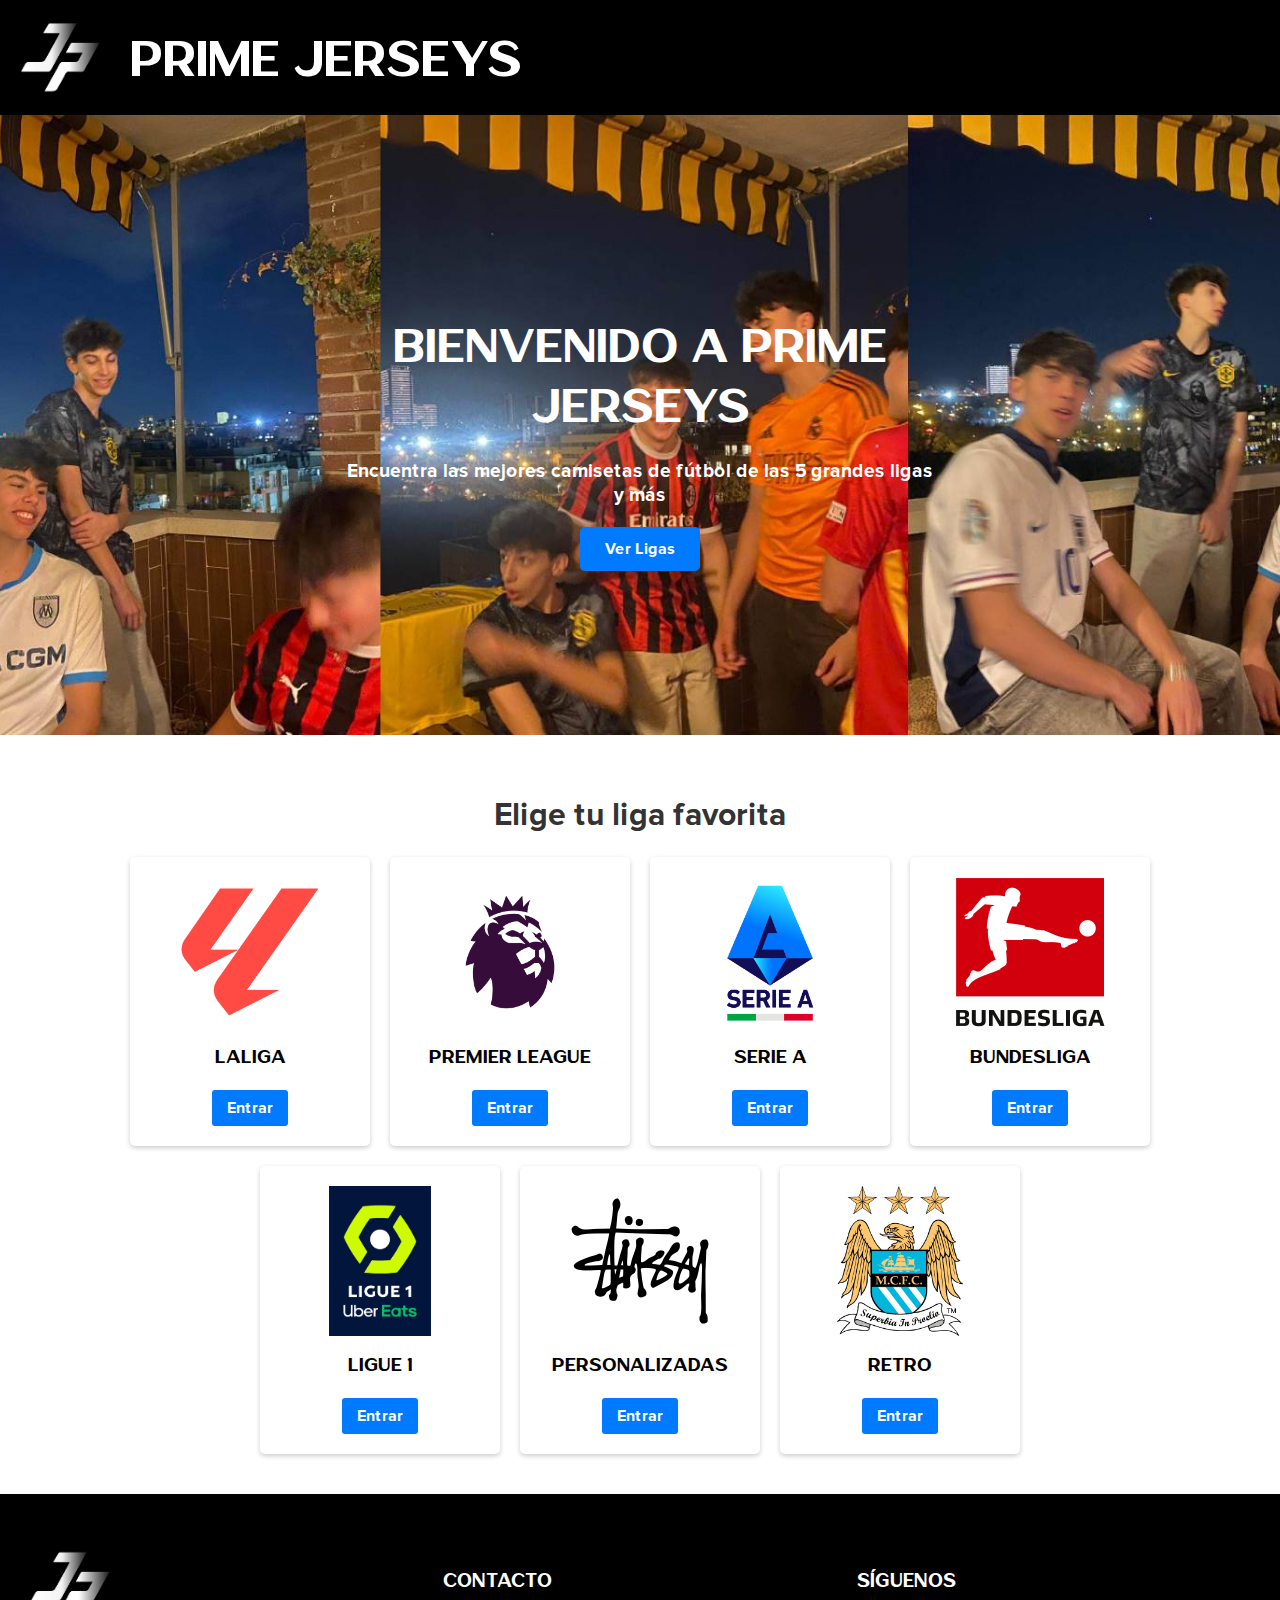
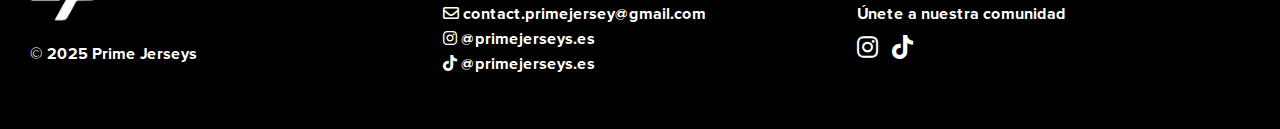
<file: index.html>
<!DOCTYPE html>
<html lang="es">
<head>
  <meta charset="UTF-8" />
  <title>Prime Jerseys - Home</title>
  <link rel="stylesheet" href="styles.css"/>
  <link rel="stylesheet" href="https://cdnjs.cloudflare.com/ajax/libs/font-awesome/6.0.0-beta3/css/all.min.css" />
</head>
<body>
  <header>
    <a href="index.html">
      <img src="img/logo.jpg" alt="logo" class="logo" />
    </a>
    <h1>Prime Jerseys</h1>
  </header>

  <!-- Sección hero con imagen de fondo -->
  <!-- Sustituye 'img/hero-bg.jpg' por la imagen que prefieras -->
  <section class="hero-section" style="background: url('img/hero-bg.jpg') no-repeat center center/cover;">
    <div class="hero-content">
      <h2>Bienvenido a Prime Jerseys</h2>
      <p>Encuentra las mejores camisetas de fútbol de las 5 grandes ligas y más</p>
      <a class="hero-button" href="#ligas">Ver Ligas</a>
    </div>
  </section>

  <main>
    <section id="ligas" class="ligas-section">
      <h1>Elige tu liga favorita</h1>
      <div class="ligas-grid">
        <!-- Tarjeta de LaLiga -->
        <div class="liga-card">
          <img src="img/laliga.png" alt="LaLiga">
          <h3>LaLiga</h3>
          <a href="laliga.html" class="liga-button">Entrar</a>
        </div>

        <!-- Tarjeta de Premier League -->
        <div class="liga-card">
          <img src="img/premierleague.png" alt="Premier League">
          <h3>Premier League</h3>
          <a href="premierleague.html" class="liga-button">Entrar</a>
        </div>

        <!-- Tarjeta de Serie A -->
        <div class="liga-card">
          <img src="img/seriea.png" alt="Serie A">
          <h3>Serie A</h3>
          <a href="seriea.html" class="liga-button">Entrar</a>
        </div>

        <!-- Tarjeta de Bundesliga -->
        <div class="liga-card">
          <img src="img/bundesliga.png" alt="Bundesliga">
          <h3>Bundesliga</h3>
          <a href="bundesliga.html" class="liga-button">Entrar</a>
        </div>

        <!-- Tarjeta de Ligue 1 -->
        <div class="liga-card">
          <img src="img/ligue1.png" alt="Ligue 1">
          <h3>Ligue 1</h3>
          <a href="ligue1.html" class="liga-button">Entrar</a>
        </div>

        <!-- Tarjeta de Personalizadas -->
        <div class="liga-card">
          <img src="img/custom.png" alt="Personalizadas">
          <h3>Personalizadas</h3>
          <a href="personalizadas.html" class="liga-button">Entrar</a>
        </div>

        <!-- Tarjeta de Retro -->
        <div class="liga-card">
          <img src="img/retro.webp" alt="Personalizadas">
          <h3>Retro</h3>
          <a href="retro.html" class="liga-button">Entrar</a>
        </div>
      </div>

      </div>
    </section>
  </main>

  <!-- Footer con información de contacto -->
  <!-- Footer con 3 columnas -->
<footer class="footer">
    <div class="footer-col">
      <!-- Logo y copyright -->
      <img src="img/logo.jpg" alt="Prime Jerseys logo" class="footer-logo">
      <p>© 2025 Prime Jerseys</p>
    </div>
  
    <div class="footer-col">
      <!-- Información de contacto -->
      <h4>Contacto</h4>
      <p>
        <i class="far fa-envelope"></i> 
        <a href="mailto:contact.primejersey@gmail.com">contact.primejersey@gmail.com</a>
      </p>
      <p>
        <i class="fab fa-instagram"></i> 
        <a href="https://www.instagram.com/primejerseys.es" target="_blank">@primejerseys.es</a>
      </p>
      <p>
        <i class="fab fa-tiktok"></i>
        <a href="https://www.tiktok.com/@primejerseys.es" target="_blank">@primejerseys.es</a>
      </p>
    </div>
  
    <div class="footer-col">
      <!-- Redes sociales -->
      <h4>Síguenos</h4>
      <p>Únete a nuestra comunidad</p>
      <div class="social-icons">
        <a href="https://www.instagram.com/primejerseys.es" target="_blank"><i class="fab fa-instagram"></i></a>
        <a href="https://www.tiktok.com/@primejerseys.es" target="_blank"><i class="fab fa-tiktok"></i></a>
      </div>
    </div>
  </footer>
  
</body>
</html>
</file>
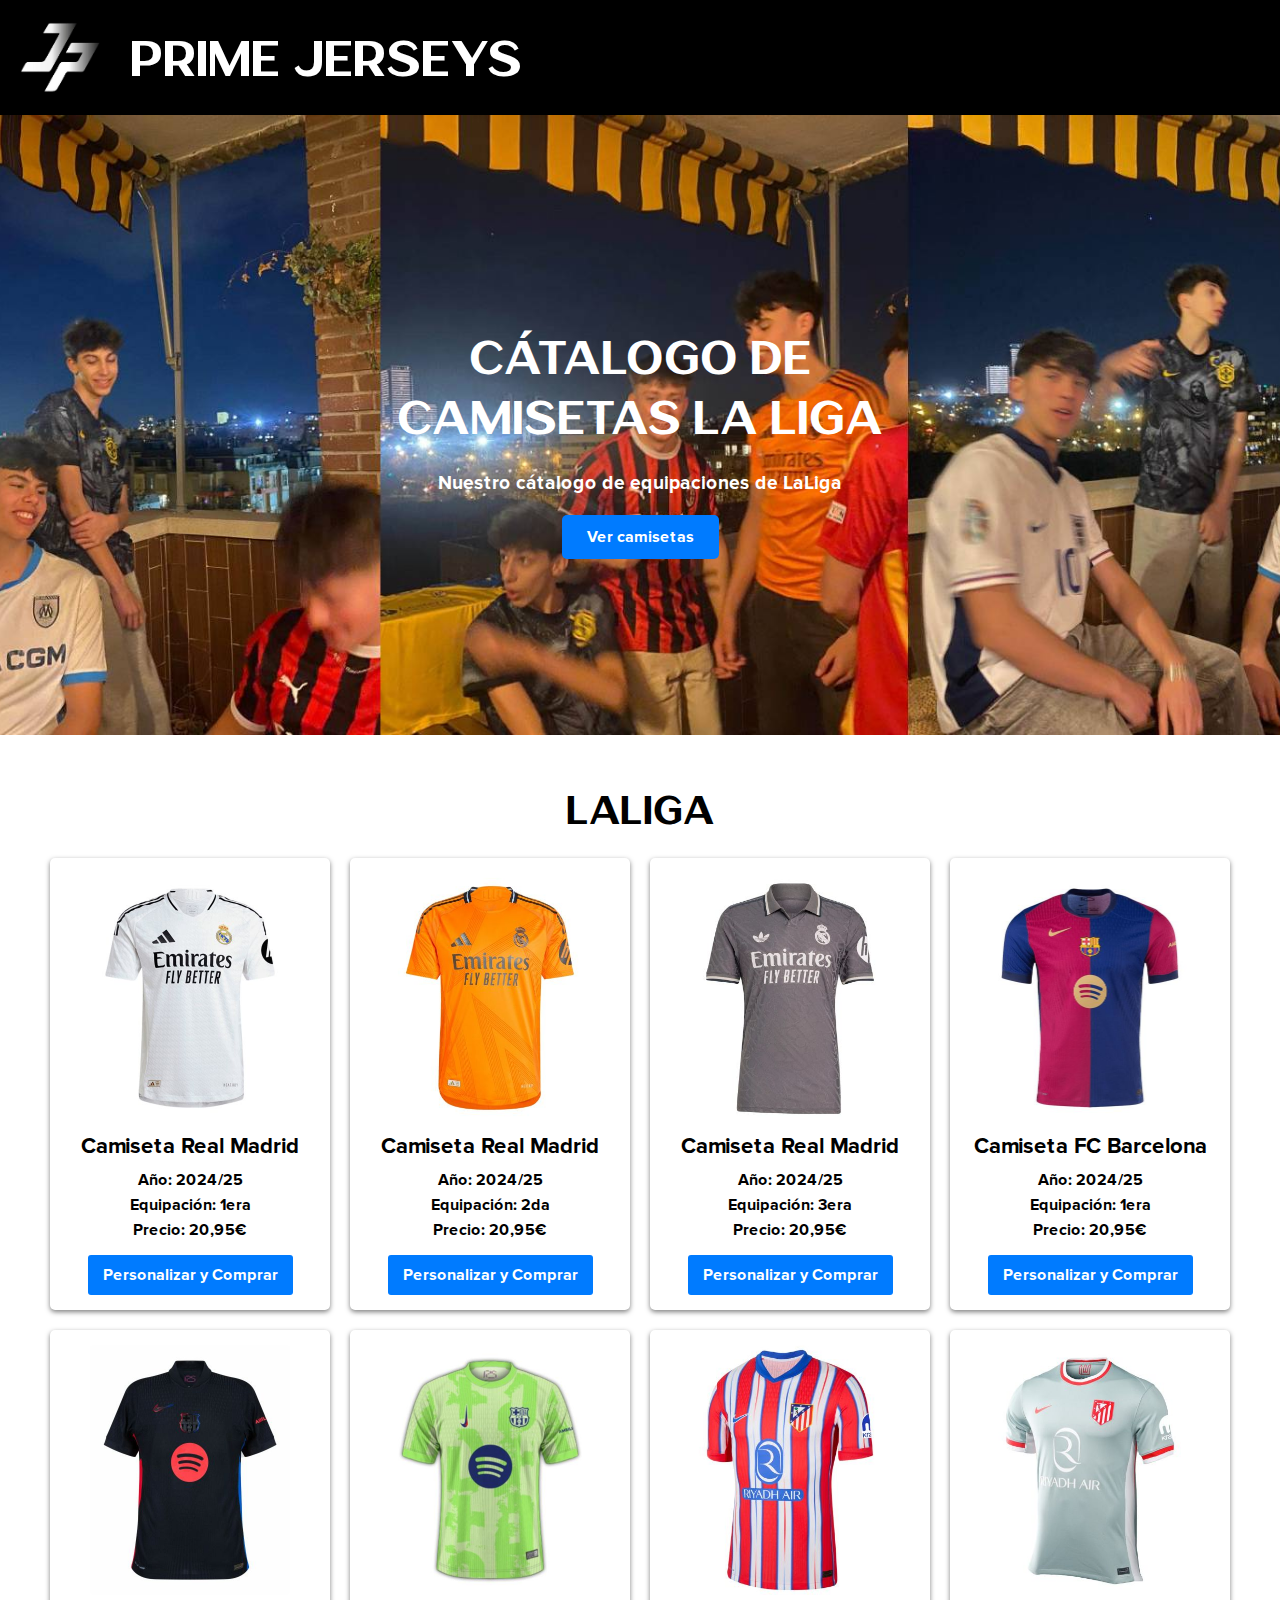
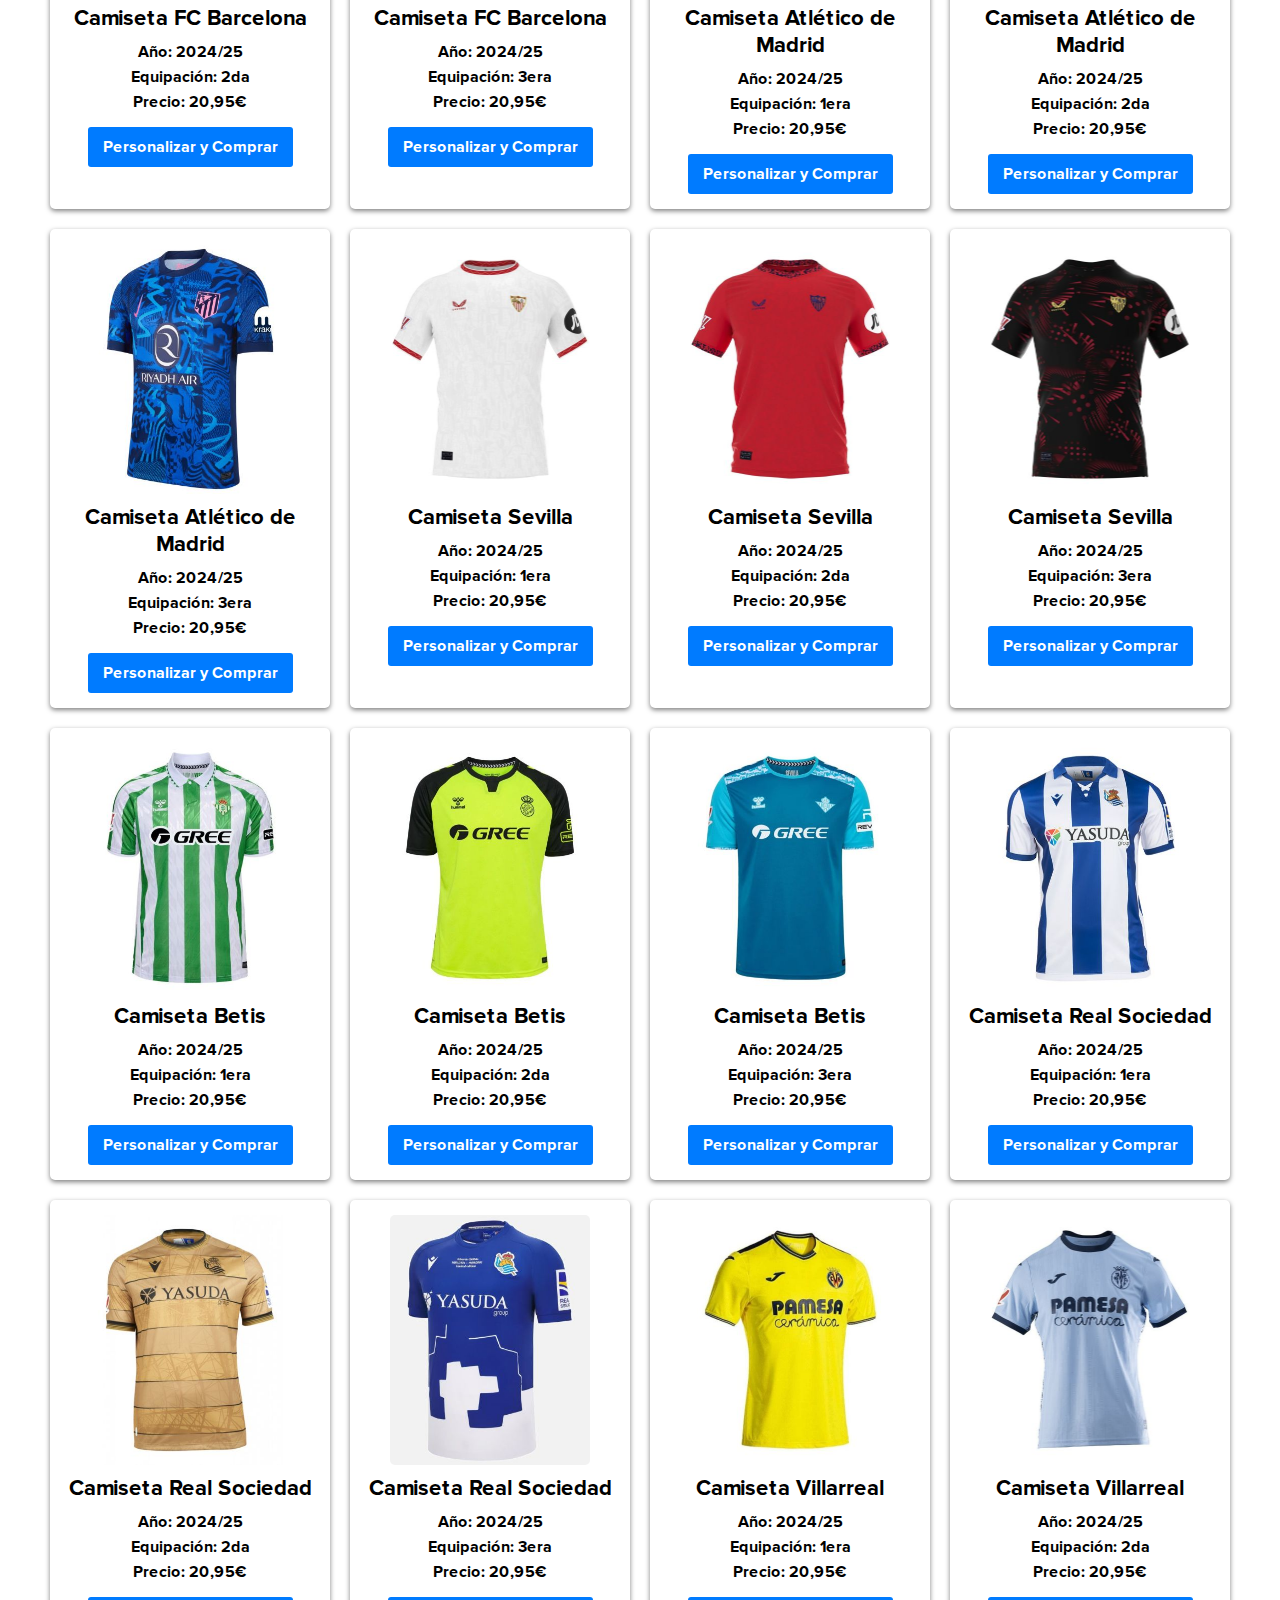
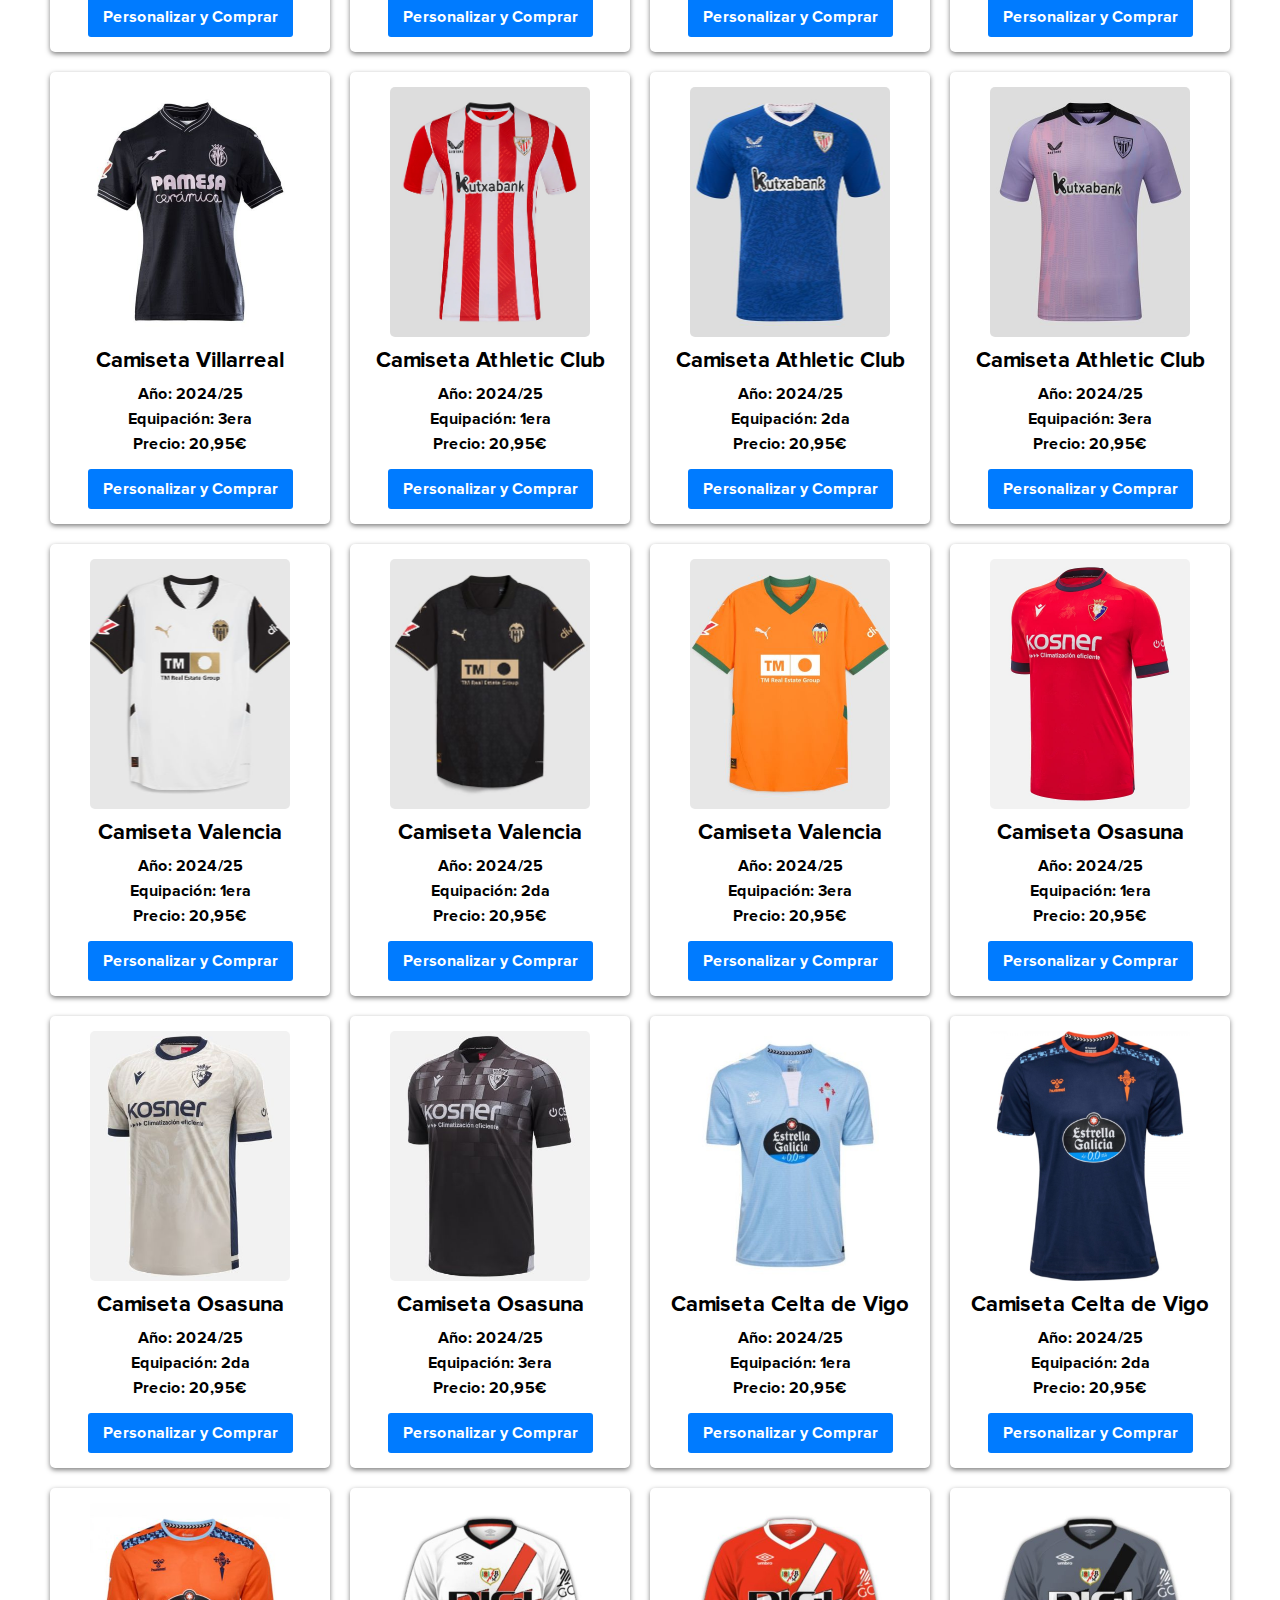
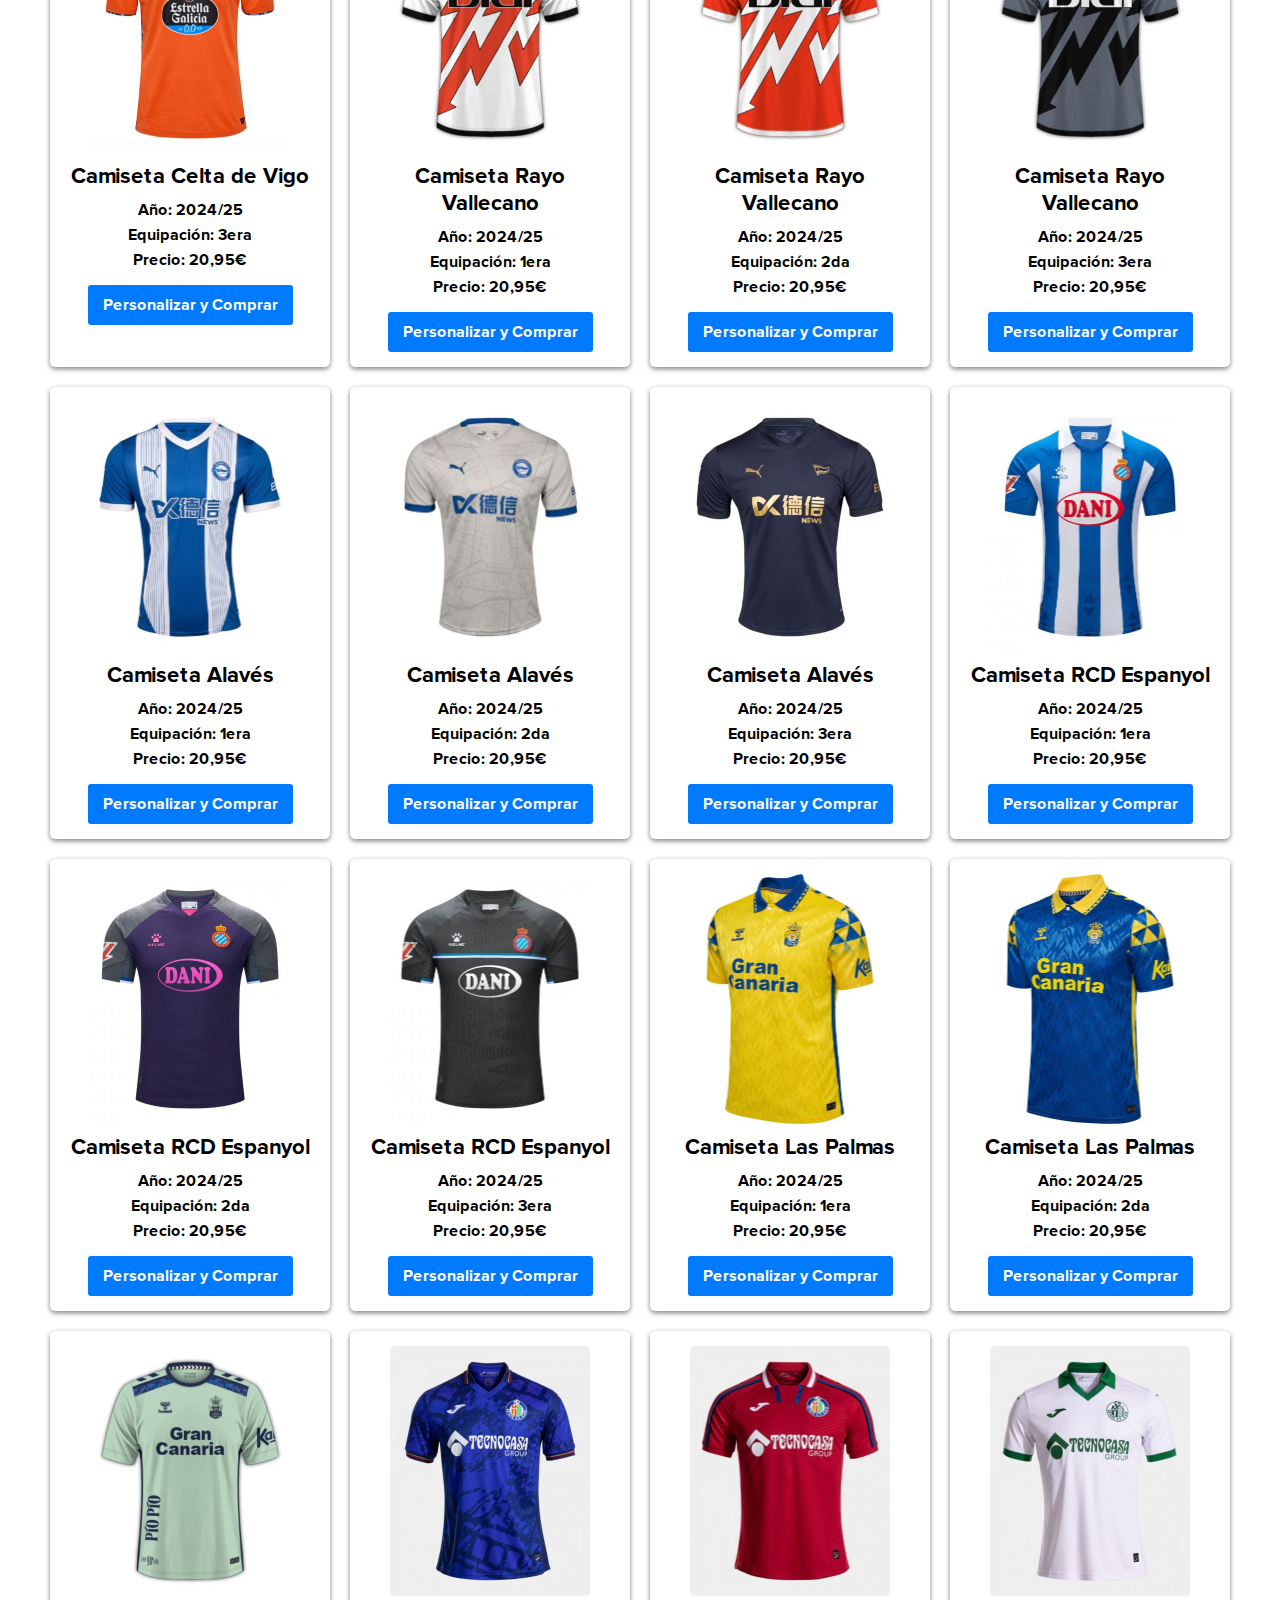
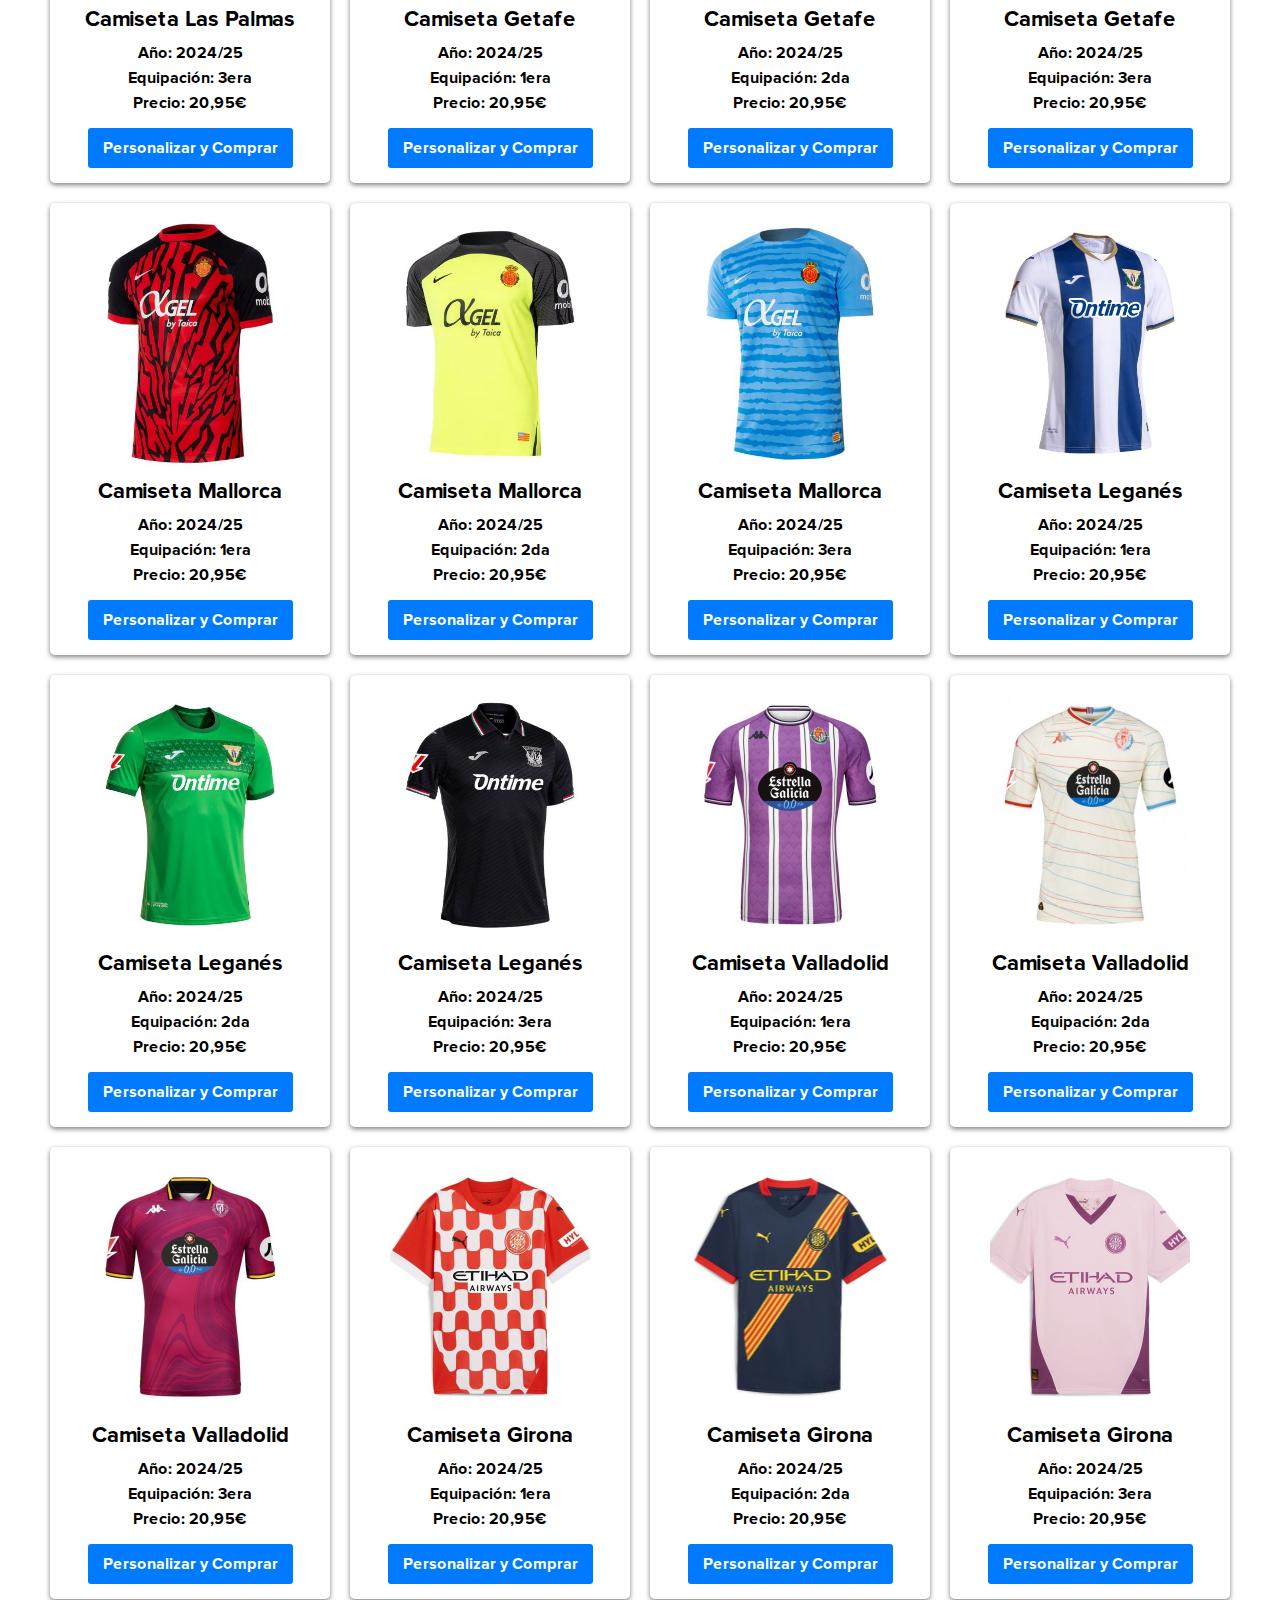
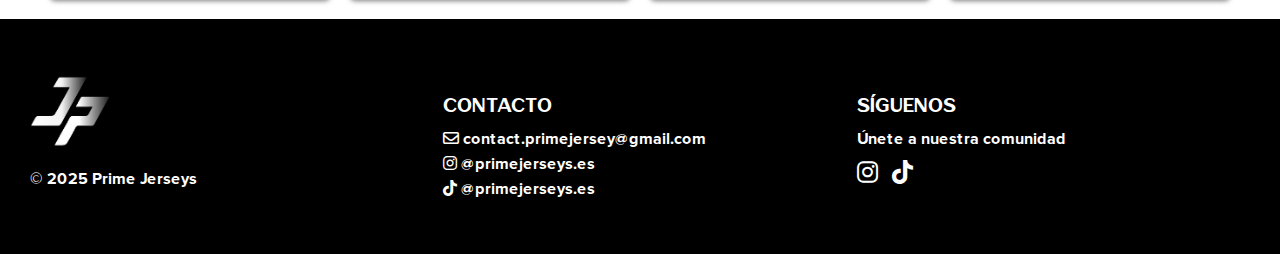
<file: laliga.html>
<!DOCTYPE html>
<html lang="en">
<head>
    <meta charset="UTF-8">
    <meta name="viewport" content="width=device-width, initial-scale=1.0">
    <link rel="stylesheet" href="styles.css">
    <link rel="stylesheet" href="https://cdnjs.cloudflare.com/ajax/libs/font-awesome/6.0.0-beta3/css/all.min.css" />
    <script src="script.js"></script>
    <title>Prime Jerseys - LaLiga</title>
</head>
<body data-liga="laliga">
    <header>
      <a href="index.html"><img src="img/logo.jpg" alt="logo" class="logo"></a>
      <h1>Prime Jerseys</h1>
    </header>
    
    <section class="hero-section" style="background: url('img/hero-bg.jpg') no-repeat center center/cover;">
      <div class="hero-content">
        <h2>CÁTALOGO DE CAMISETAS LA LIGA</h2>
        <p>Nuestro cátalogo de equipaciones de LaLiga</p>
        <a class="hero-button" href="#productos-section">Ver camisetas</a>
      </div>
    </section>

    <main>
      <section id="productos-section">
        <h2>LaLiga</h2>
        <div id="productos" class="productos-grid"></div>
      </section>
    </main>

    <script>cargarCamisetas("data/laliga.json")</script>

    <!-- Footer con información de contacto -->
  <!-- Footer con 3 columnas -->
<footer class="footer">
  <div class="footer-col">
    <!-- Logo y copyright -->
    <img src="img/logo.jpg" alt="Prime Jerseys logo" class="footer-logo">
    <p>© 2025 Prime Jerseys</p>
  </div>

  <div class="footer-col">
    <!-- Información de contacto -->
    <h4>Contacto</h4>
    <p>
      <i class="far fa-envelope"></i> 
      <a href="mailto:contact.primejersey@gmail.com">contact.primejersey@gmail.com</a>
    </p>
    <p>
      <i class="fab fa-instagram"></i> 
      <a href="https://www.instagram.com/primejerseys.es" target="_blank">@primejerseys.es</a>
    </p>
    <p>
      <i class="fab fa-tiktok"></i>
      <a href="https://www.tiktok.com/@primejerseys.es" target="_blank">@primejerseys.es</a>
    </p>
  </div>

  <div class="footer-col">
    <!-- Redes sociales -->
    <h4>Síguenos</h4>
    <p>Únete a nuestra comunidad</p>
    <div class="social-icons">
      <a href="https://www.instagram.com/primejerseys.es" target="_blank"><i class="fab fa-instagram"></i></a>
      <a href="https://www.tiktok.com/@primejerseys.es" target="_blank"><i class="fab fa-tiktok"></i></a>
    </div>
  </div>
</footer>

</body>
</html>
</file>
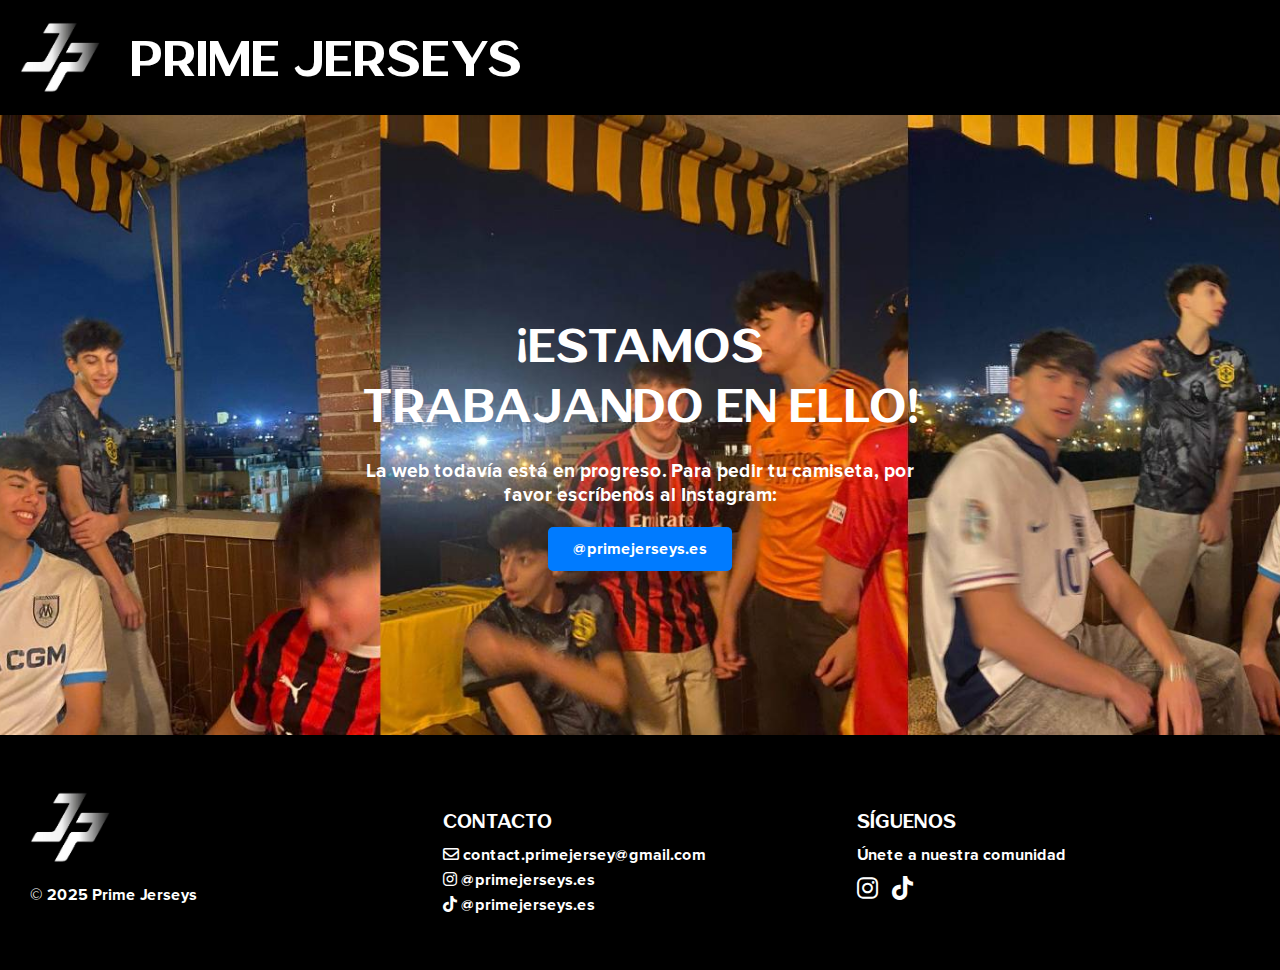
<file: pedidos.html>
<!DOCTYPE html>
<html lang="es">
<head>
  <meta charset="UTF-8" />
  <title>Prime Jerseys - En Progreso</title>
  <link rel="stylesheet" href="styles.css" />
  <link rel="stylesheet" href="https://cdnjs.cloudflare.com/ajax/libs/font-awesome/6.0.0-beta3/css/all.min.css" />

</head>
<body>
  <header>
    <a href="index.html">
      <img src="img/logo.jpg" alt="logo" class="logo" />
    </a>
    <h1>Prime Jerseys</h1>
  </header>

  <!-- Sección hero con imagen de fondo -->
  <!-- Sustituye 'img/hero-bg.jpg' por la imagen que prefieras -->
  <section class="hero-section" style="background: url('img/hero-bg.jpg') no-repeat center center/cover;">
    <div class="hero-content">
      <h2>¡Estamos trabajando en ello!</h2>
      <p>La web todavía está en progreso. Para pedir tu camiseta, por favor escríbenos al Instagram:</p>
      <a class="hero-button" href="https://www.instagram.com/primejerseys.es" target="_blank">@primejerseys.es</a>
    </div>
  </section>

  <footer class="footer">
    <div class="footer-col">
      <!-- Logo y copyright -->
      <img src="img/logo.jpg" alt="Prime Jerseys logo" class="footer-logo">
      <p>© 2025 Prime Jerseys</p>
    </div>
  
    <div class="footer-col">
      <!-- Información de contacto -->
      <h4>Contacto</h4>
      <p>
        <i class="far fa-envelope"></i> 
        <a href="mailto:contact.primejersey@gmail.com">contact.primejersey@gmail.com</a>
      </p>
      <p>
        <i class="fab fa-instagram"></i> 
        <a href="https://www.instagram.com/primejerseys.es" target="_blank">@primejerseys.es</a>
      </p>
      <p>
        <i class="fab fa-tiktok"></i>
        <a href="https://www.tiktok.com/@primejerseys.es" target="_blank">@primejerseys.es</a>
      </p>
    </div>
  
    <div class="footer-col">
      <!-- Redes sociales -->
      <h4>Síguenos</h4>
      <p>Únete a nuestra comunidad</p>
      <div class="social-icons">
        <a href="https://www.instagram.com/primejerseys.es" target="_blank"><i class="fab fa-instagram"></i></a>
        <a href="https://www.tiktok.com/@primejerseys.es" target="_blank"><i class="fab fa-tiktok"></i></a>
      </div>
    </div>
  </footer>
</body>
</html>
</file>
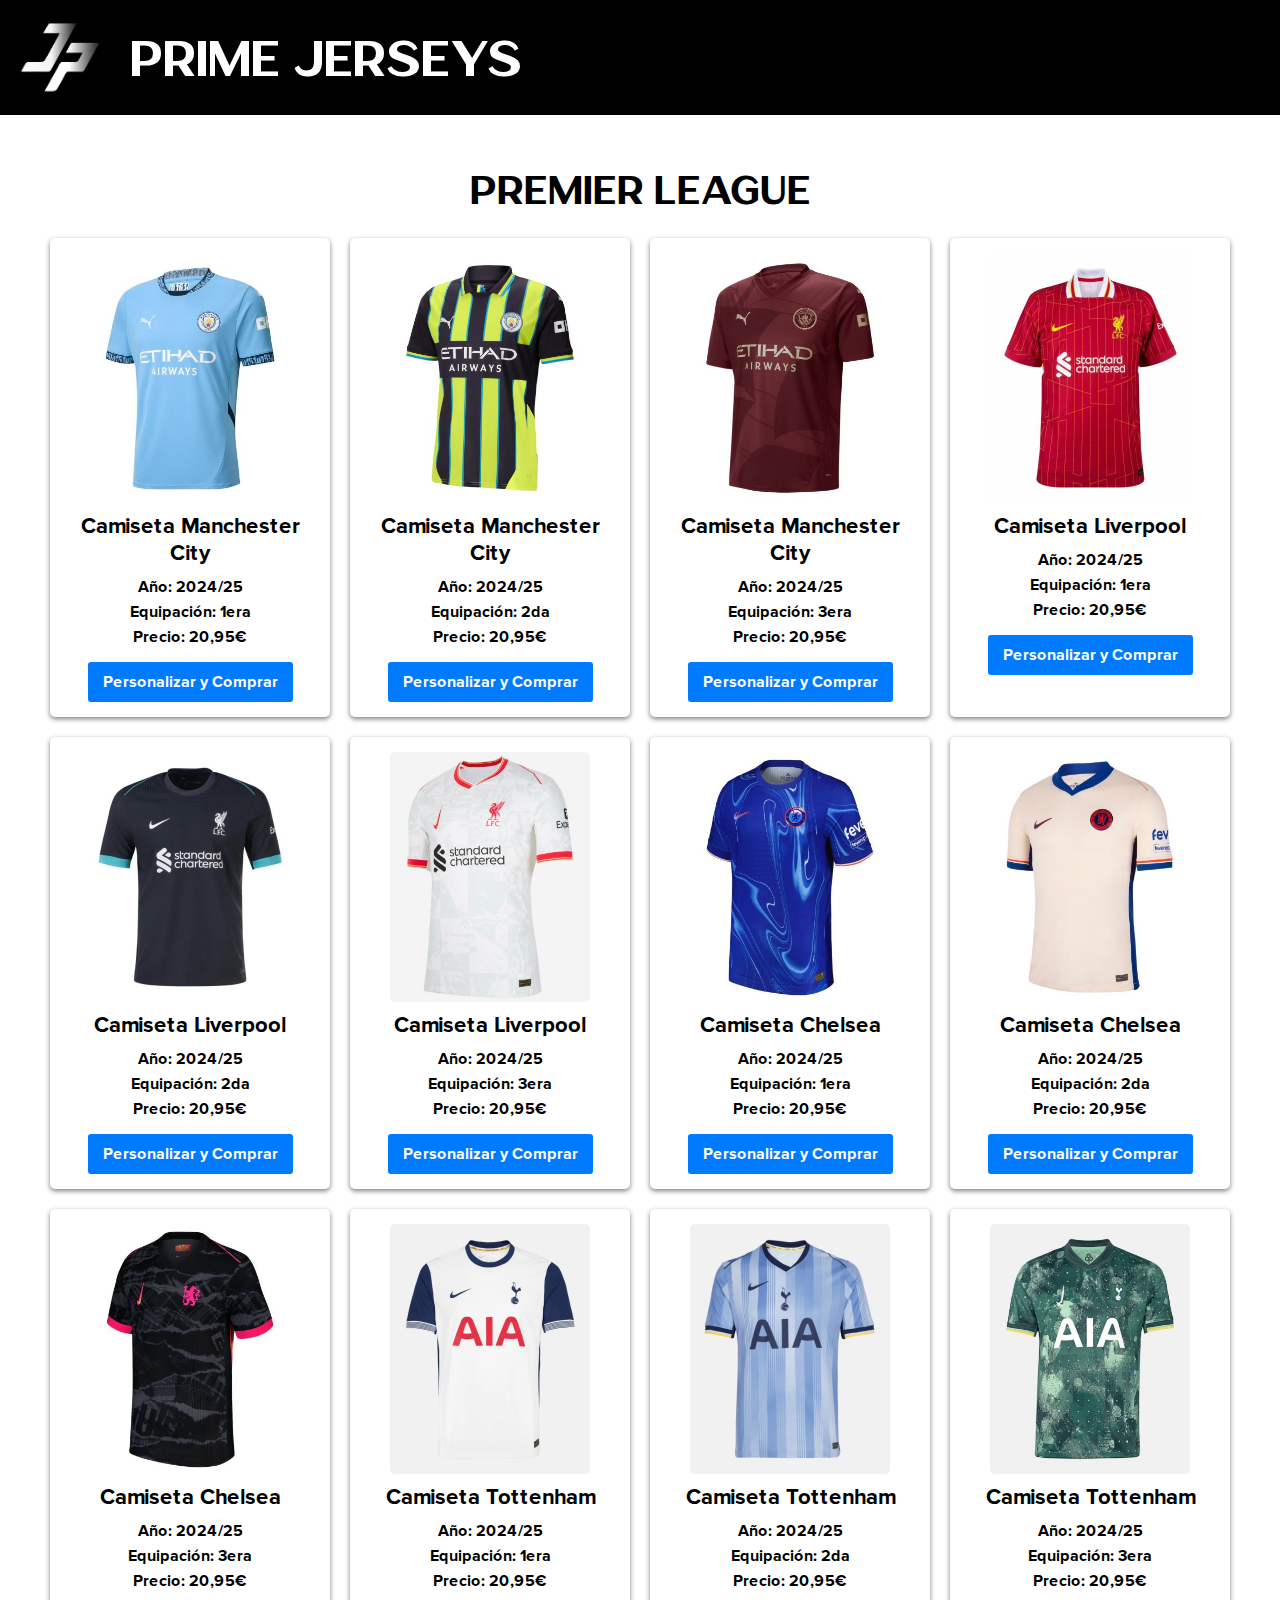
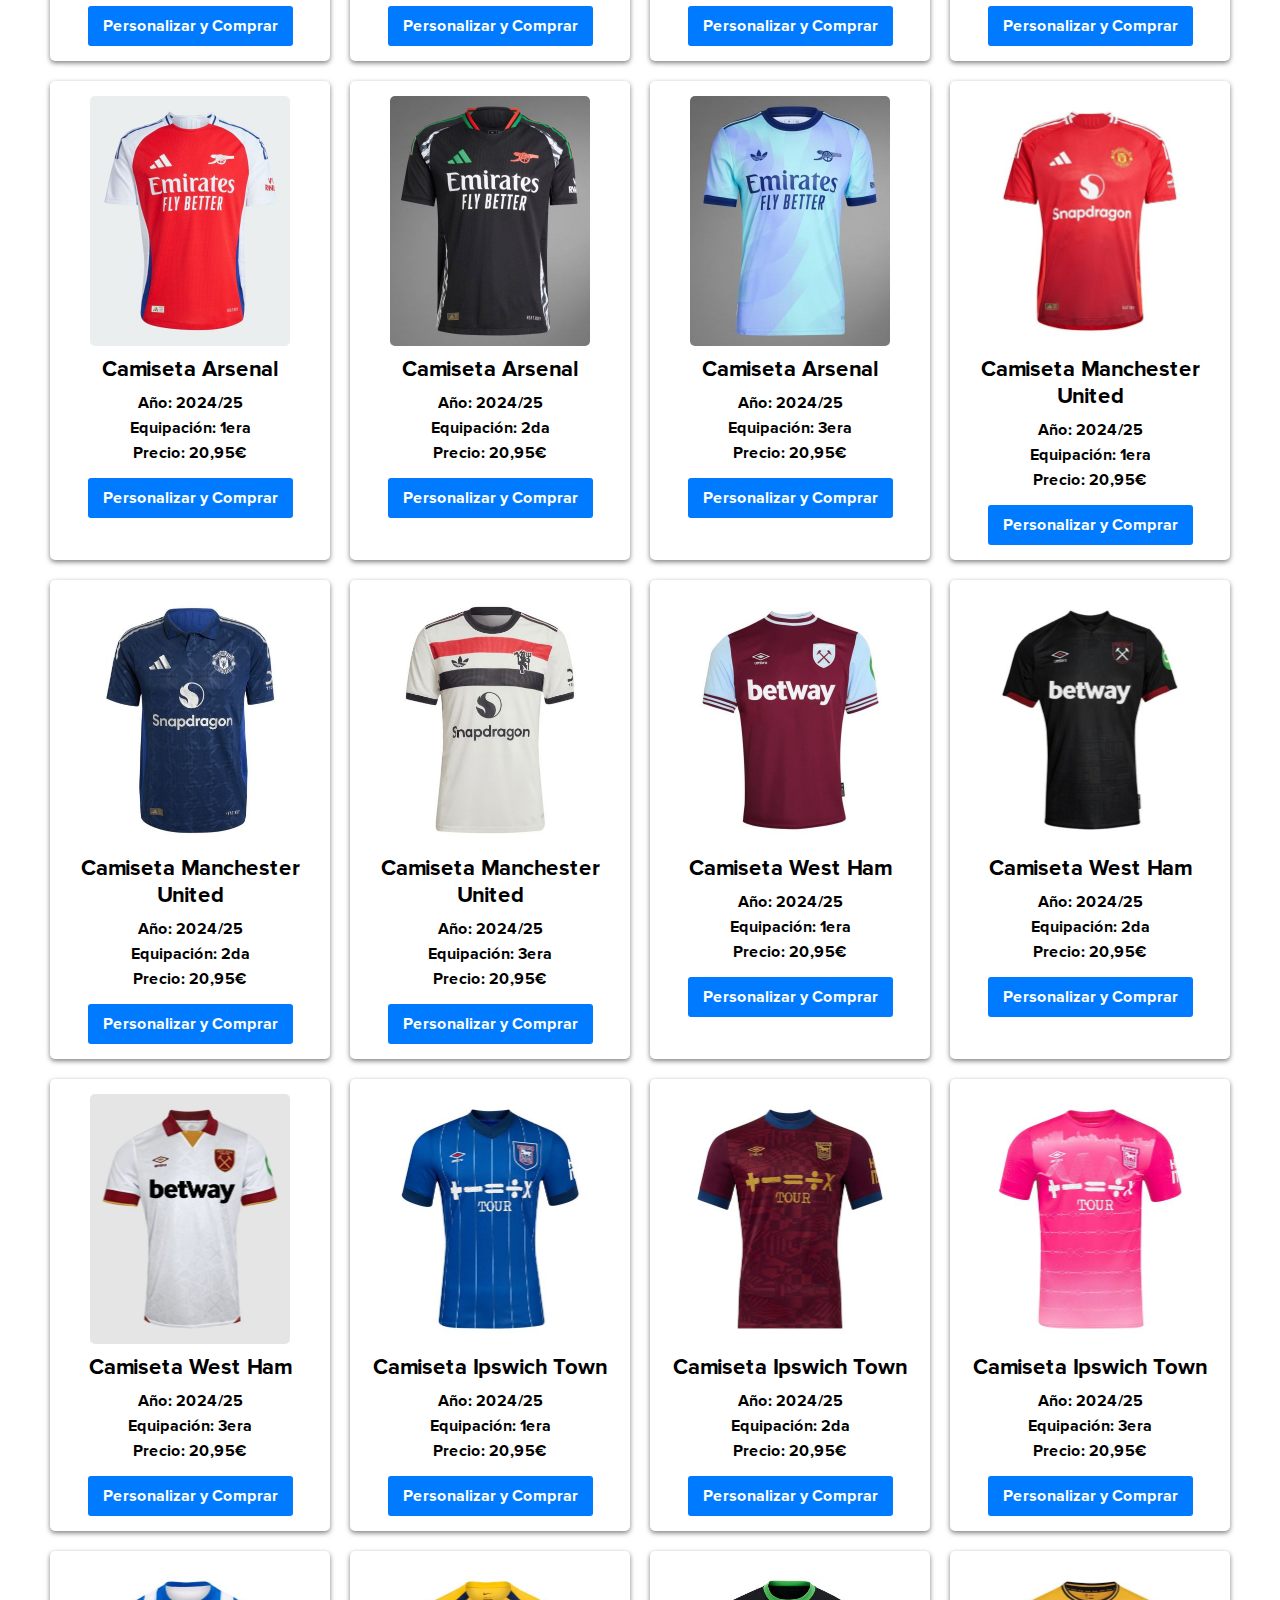
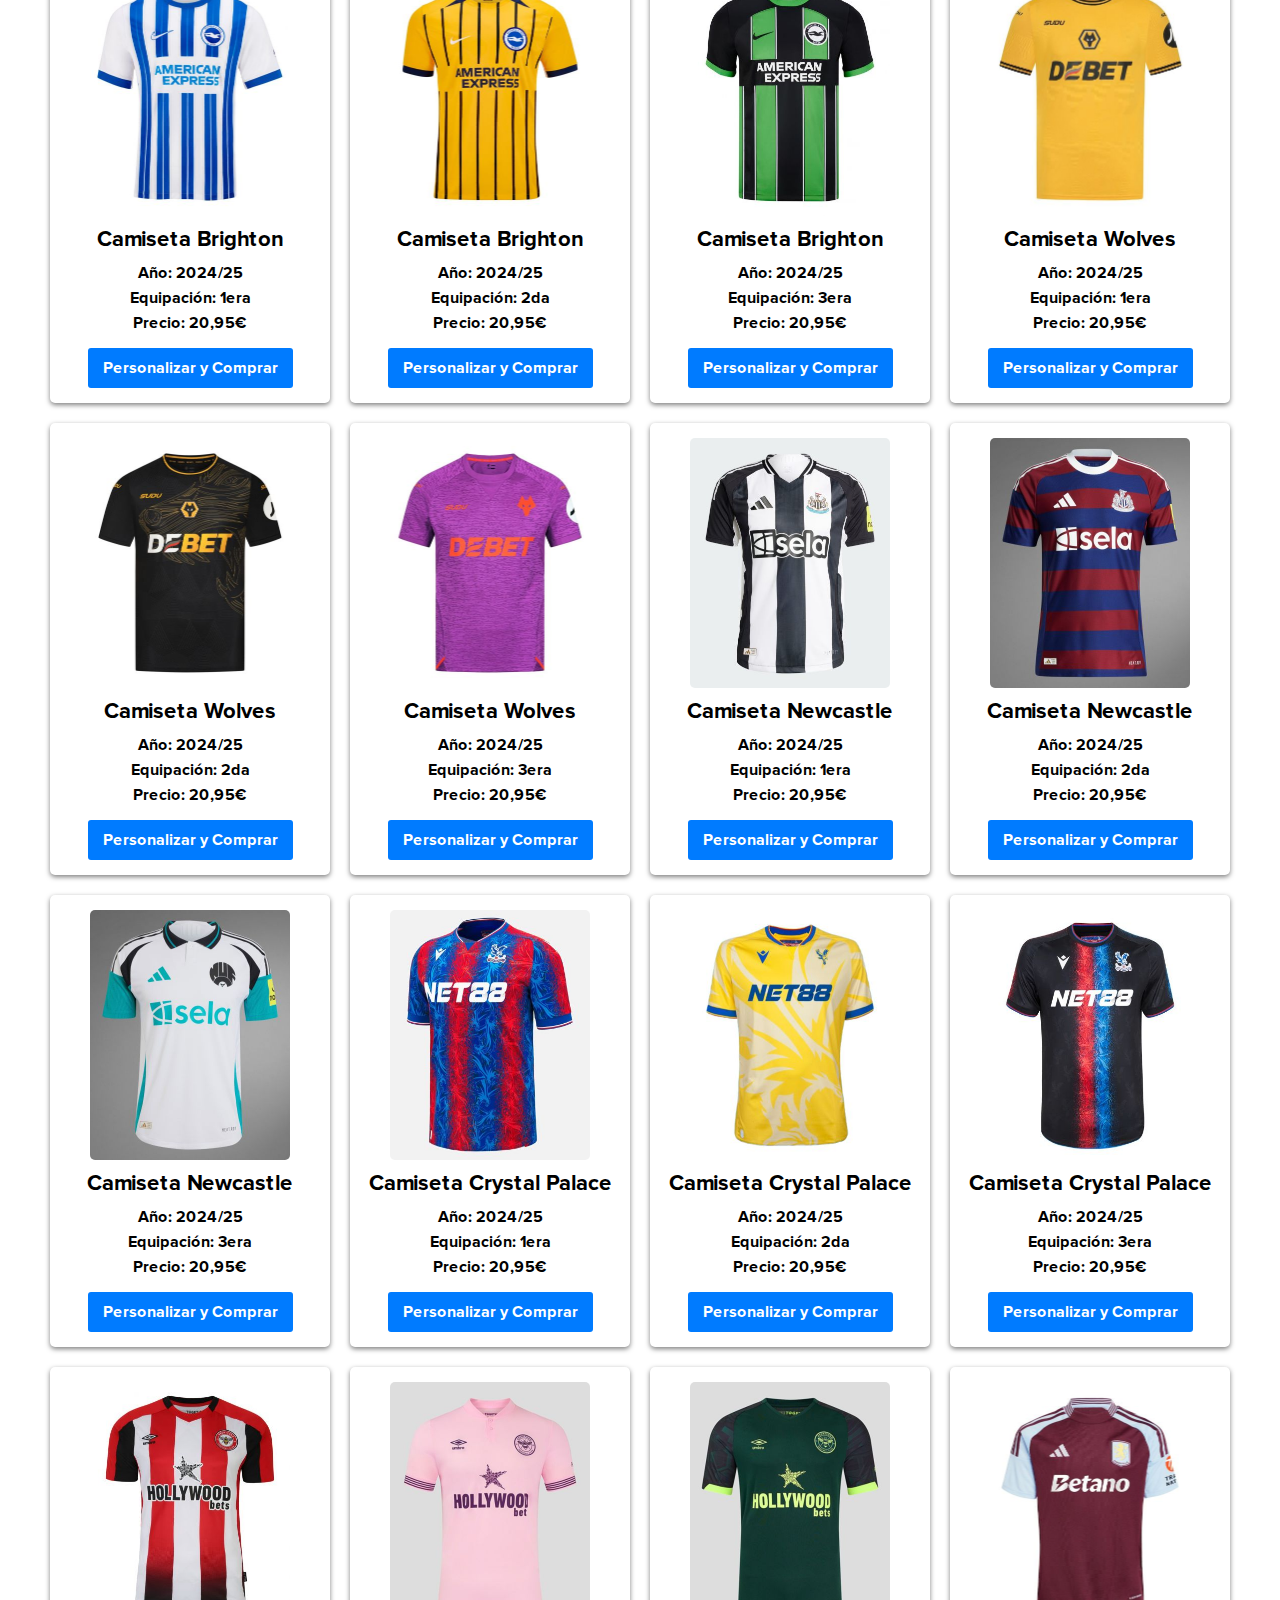
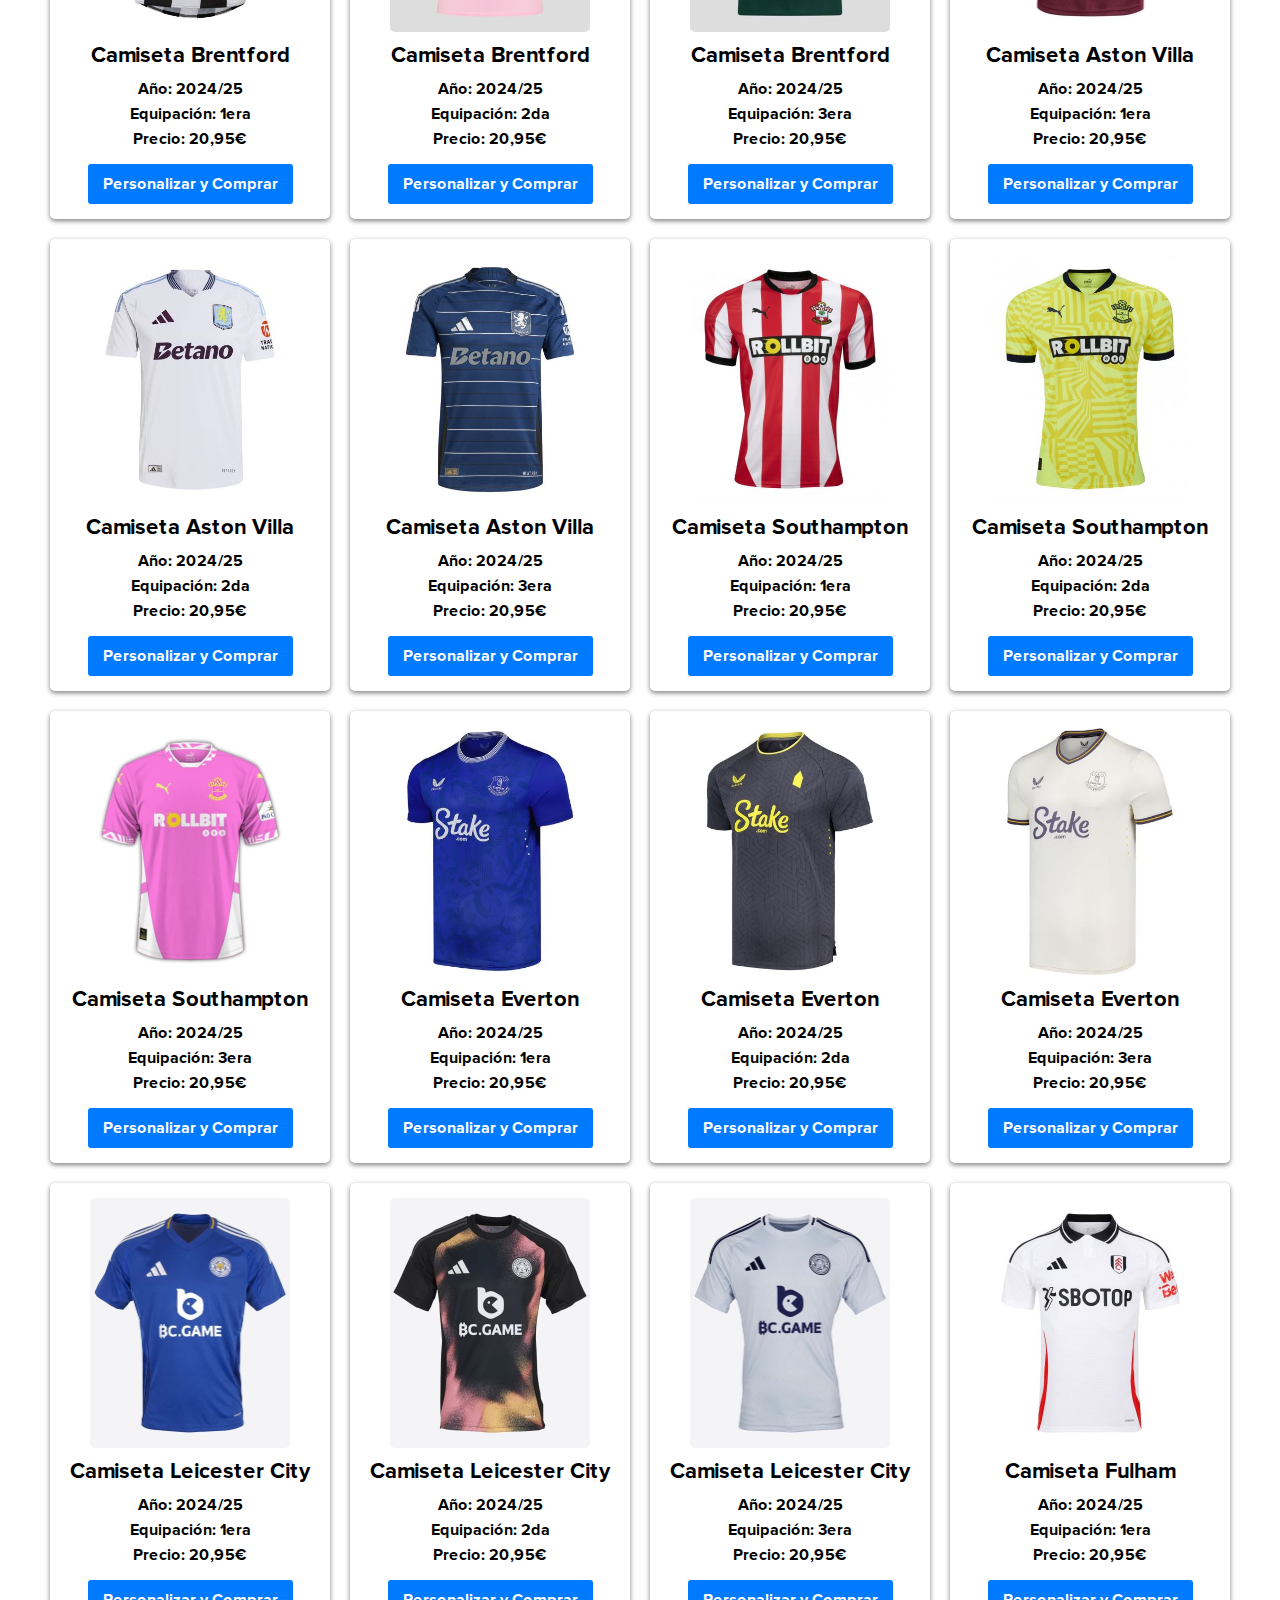
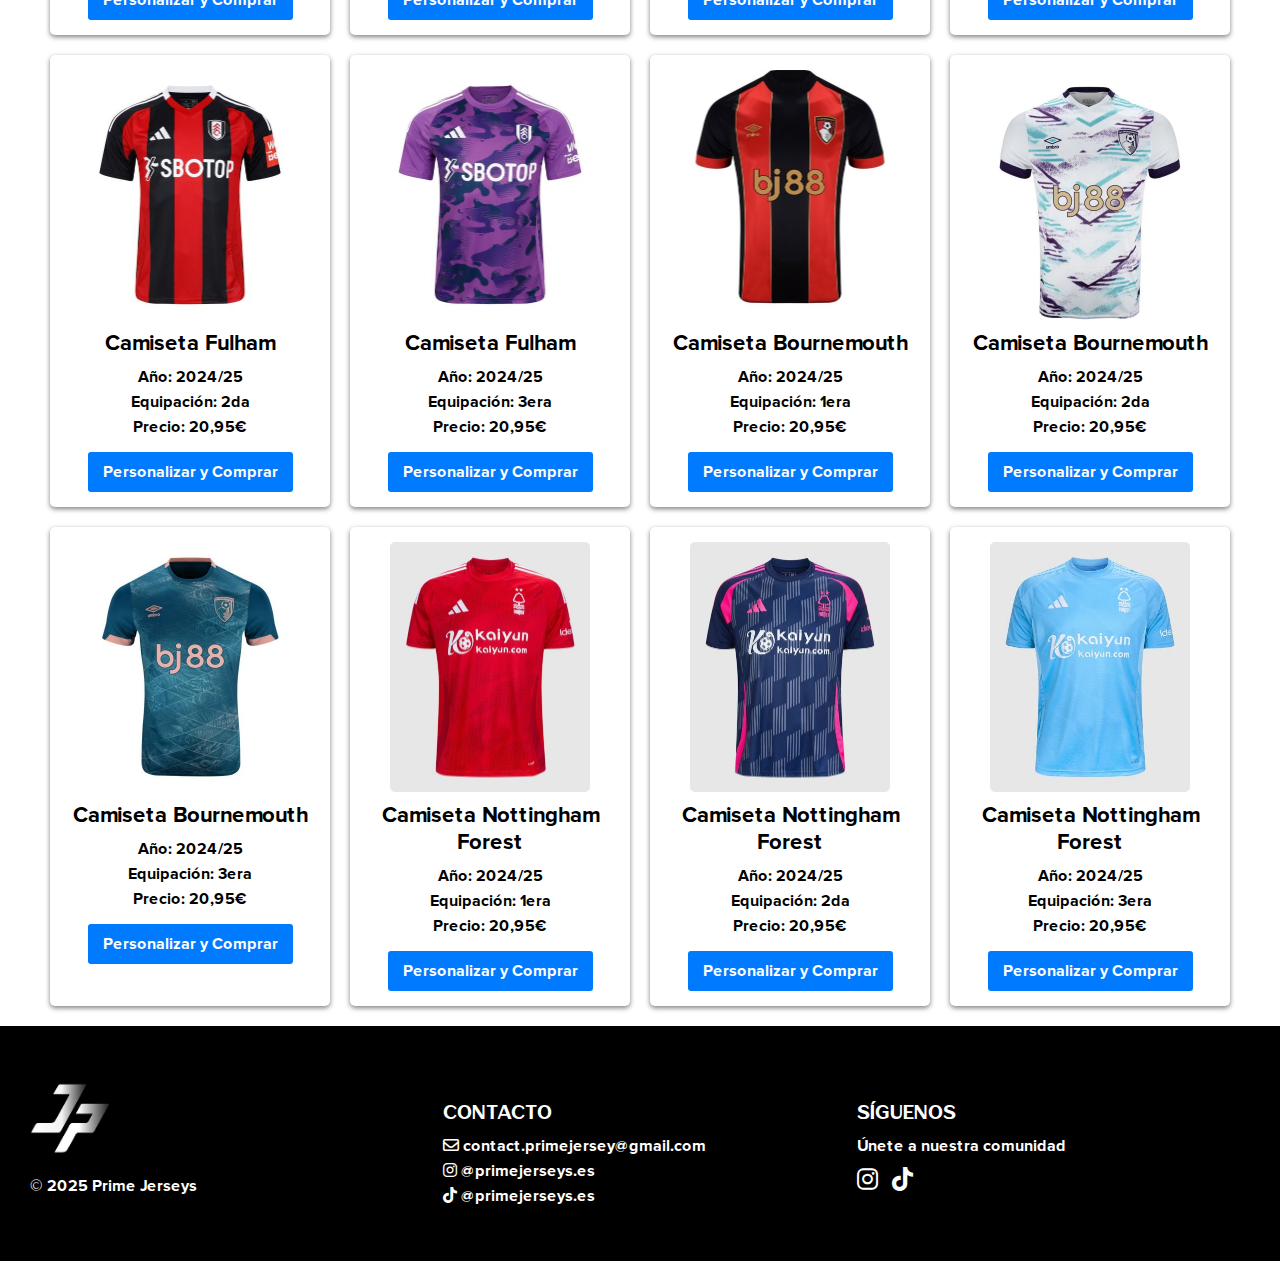
<file: premierleague.html>
<!DOCTYPE html>
<html lang="en">
<head>
    <meta charset="UTF-8">
    <meta name="viewport" content="width=device-width, initial-scale=1.0">
    <link rel="stylesheet" href="styles.css">
    <link rel="stylesheet" href="https://cdnjs.cloudflare.com/ajax/libs/font-awesome/6.0.0-beta3/css/all.min.css" />
    <script src="script.js"></script>
    <title>Prime Jerseys</title>
</head>
<body data-liga="laliga">
    <header>
      <a href="index.html"><img src="img/logo.jpg" alt="logo" class="logo"></a>
      <h1>Prime Jerseys</h1>
    </header>
    
    <main>
      <section id="productos-section">
        <h2>Premier League</h2>
        <div id="productos" class="productos-grid"></div>
      </section>
    </main>

    <script>cargarCamisetas("data/premierleague.json")</script>
    <!-- Footer con información de contacto -->
  <!-- Footer con 3 columnas -->
<footer class="footer">
  <div class="footer-col">
    <!-- Logo y copyright -->
    <img src="img/logo.jpg" alt="Prime Jerseys logo" class="footer-logo">
    <p>© 2025 Prime Jerseys</p>
  </div>

  <div class="footer-col">
    <!-- Información de contacto -->
    <h4>Contacto</h4>
    <p>
      <i class="far fa-envelope"></i> 
      <a href="mailto:contact.primejersey@gmail.com">contact.primejersey@gmail.com</a>
    </p>
    <p>
      <i class="fab fa-instagram"></i> 
      <a href="https://www.instagram.com/primejerseys.es" target="_blank">@primejerseys.es</a>
    </p>
    <p>
      <i class="fab fa-tiktok"></i>
      <a href="https://www.tiktok.com/@primejerseys.es" target="_blank">@primejerseys.es</a>
    </p>
  </div>

  <div class="footer-col">
    <!-- Redes sociales -->
    <h4>Síguenos</h4>
    <p>Únete a nuestra comunidad</p>
    <div class="social-icons">
      <a href="https://www.instagram.com/primejerseys.es" target="_blank"><i class="fab fa-instagram"></i></a>
      <a href="https://www.tiktok.com/@primejerseys.es" target="_blank"><i class="fab fa-tiktok"></i></a>
    </div>
  </div>
</footer>
</body>
</html>
</file>
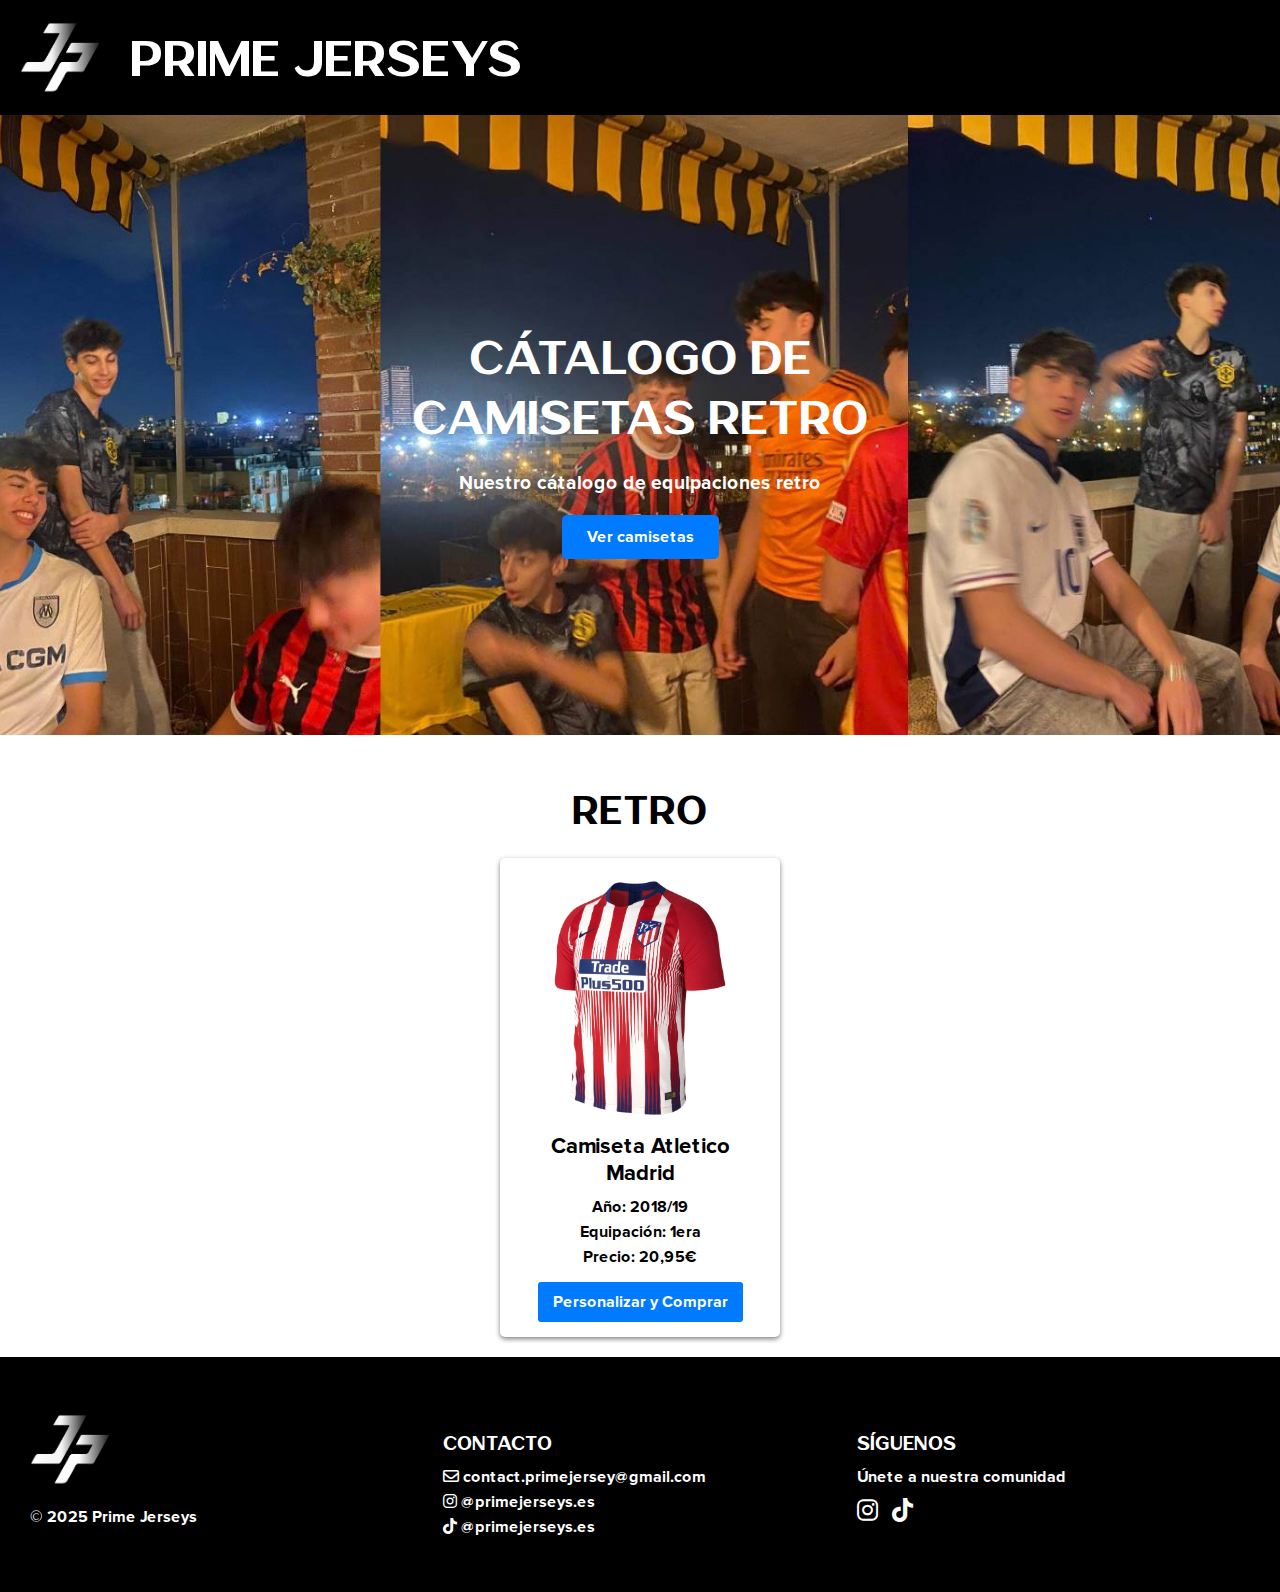
<file: retro.html>
<!DOCTYPE html>
<html lang="en">
<head>
    <meta charset="UTF-8">
    <meta name="viewport" content="width=device-width, initial-scale=1.0">
    <link rel="stylesheet" href="styles.css">
    <link rel="stylesheet" href="https://cdnjs.cloudflare.com/ajax/libs/font-awesome/6.0.0-beta3/css/all.min.css" />
    <script src="script.js"></script>
    <title>Prime Jerseys - Retro</title>
</head>
<body data-liga="laliga">
    <header>
      <a href="index.html"><img src="img/logo.jpg" alt="logo" class="logo"></a>
      <h1>Prime Jerseys</h1>
    </header>
    
    <section class="hero-section" style="background: url('img/hero-bg.jpg') no-repeat center center/cover;">
      <div class="hero-content">
        <h2>CÁTALOGO DE CAMISETAS RETRO</h2>
        <p>Nuestro cátalogo de equipaciones retro</p>
        <a class="hero-button" href="#productos-section">Ver camisetas</a>
      </div>
    </section>

    <main>
      <section id="productos-section">
        <h2>Retro </h2>
        <div id="productos" class="productos-grid"></div>
      </section>
    </main>

    <script>cargarCamisetas("data/retro.json")</script>

    <!-- Footer con información de contacto -->
  <!-- Footer con 3 columnas -->
<footer class="footer">
  <div class="footer-col">
    <!-- Logo y copyright -->
    <img src="img/logo.jpg" alt="Prime Jerseys logo" class="footer-logo">
    <p>© 2025 Prime Jerseys</p>
  </div>

  <div class="footer-col">
    <!-- Información de contacto -->
    <h4>Contacto</h4>
    <p>
      <i class="far fa-envelope"></i> 
      <a href="mailto:contact.primejersey@gmail.com">contact.primejersey@gmail.com</a>
    </p>
    <p>
      <i class="fab fa-instagram"></i> 
      <a href="https://www.instagram.com/primejerseys.es" target="_blank">@primejerseys.es</a>
    </p>
    <p>
      <i class="fab fa-tiktok"></i>
      <a href="https://www.tiktok.com/@primejerseys.es" target="_blank">@primejerseys.es</a>
    </p>
  </div>

  <div class="footer-col">
    <!-- Redes sociales -->
    <h4>Síguenos</h4>
    <p>Únete a nuestra comunidad</p>
    <div class="social-icons">
      <a href="https://www.instagram.com/primejerseys.es" target="_blank"><i class="fab fa-instagram"></i></a>
      <a href="https://www.tiktok.com/@primejerseys.es" target="_blank"><i class="fab fa-tiktok"></i></a>
    </div>
  </div>
</footer>

</body>
</html>
</file>
<file: styles.css>
/* Carga de la fuente personalizada */
@font-face {
    font-family: 'Pierce Jameson Sans';
    src: url('fonts/PierceJamesonSans-Bold.ttf') format('truetype');
    font-weight: bold;
    font-style: normal;
  }

  @font-face {
    font-family: 'Proxima Nova';
    src: url('fonts/Proxima\ Nova\ Bold.ttf') format('truetype');
    font-weight: bold;
    font-style: normal;
  }


  html {
    scroll-behavior: smooth;
  }
  

  
  /* Estilos generales */
body {
    font-family: "Proxima Nova", sans-serif;
    background-color: white;
    width: 100%;
    margin: 0;
    color: #333; /* Cambiado a un color más oscuro para el texto */
}

/* Estilos para los enlaces */
a {
    color: #007BFF; /* Cambiado a un color más atractivo */
    text-decoration: none;
}

a:hover {
    text-decoration: underline; /* Subrayar al pasar el ratón */
}

  
  /* Estilos para el encabezado */
  header {
    display: flex;
    align-items: center;
    padding: 15px 20px;
    background-color: black;
  }
  
  .logo {
    width: 80px;
    height: auto;
    margin-right: 20px;
  }
  
  header h1 {
    font-family: 'Pierce Jameson Sans', sans-serif;
    padding-top: 10px;
    padding-left: 10px;
    font-size: 50px;
    margin: 0;
    color: white;
  }
  
  /* Sección de productos */
  #productos-section {
    padding: 20px;
  }
  
  #productos-section h2 {
    font-family: 'Pierce Jameson Sans', sans-serif;
    color: black;
    text-align: center;
    margin-bottom: 20px;
    font-size: 40px;
  }
  
  /* Cuadrícula de productos */
  .productos-grid {
    display: flex;
    flex-wrap: wrap;
    gap: 20px;
    justify-content: center;
  }
  
  /* Tarjeta de producto */
  .producto {
    background-color: white;
    padding: 15px;
    border-radius: 5px;
    text-align: center;
    width: 250px;
    box-shadow: 0 2px 5px rgba(0, 0, 0, 0.5);
  }
  
  .producto img {
    width: 200px;       /* Ancho fijo, ajusta a tu gusto */
    height: 250px;      /* Alto fijo */
    object-fit: cover;  /* Recorta la imagen si la proporción es distinta */
    display: block;
    margin: 0 auto;
    border-radius: 5px; /* Si quieres esquinas redondeadas */
  }
  
  
  .producto h3 {
    color: black;
    margin: 10px 0;
    font-size: 22px;
  }
  
  .producto p {
    margin: 5px 0;
    color: black;
    font-family: "Proxima Nova", sans-serif;
  }
  
  .producto button {
    background-color: #007BFF;
    color: white;
    border: none;
    padding: 10px 15px;
    border-radius: 3px;
    cursor: pointer;
    margin-top: 10px;
    font-size: 16px;
    font-family: "Proxima Nova", sans-serif;
  }
  
  .producto button:hover {
    background-color: #0056b3;
  }
  



  
  .hero-section {
    /* El fondo está definido inline en el HTML con style=..., pero puedes hacerlo aquí si prefieres */
    height: 60vh; /* Ajusta la altura */
    display: flex;
    align-items: center;
    justify-content: center;
    text-align: center;
    padding: 40px 20px;
    /* Si la imagen no llena todo, puedes usar un color de fallback */
    background-color: #f5f5f5;
  }
  
  .hero-content {
    max-width: 600px;
    color: white; /* Ajusta el color de texto según el fondo */
  }
  
  .hero-content h2 {
    font-family: 'Pierce Jameson Sans', sans-serif;
    font-size: 3rem;
    margin-bottom: 10px;
  }
  
  .hero-content p {
    font-size: 1.2rem;
    margin-bottom: 20px;
  }
  
  .hero-button {
    display: inline-block;
    background-color: #007BFF;
    color: white;
    font-size: 1rem;
    padding: 12px 25px;
    text-decoration: none;
    border-radius: 5px;
    transition: background-color 0.3s ease;
  }
  
  .hero-button:hover {
    background-color: #0056b3;
  }
  
  
  /* ============================================= */
  /* SECCIÓN LIGAS */
  /* ============================================= */
  .ligas-section {
    padding: 40px 20px;
    text-align: center;
  }
  
  .ligas-grid {
    display: flex;
    flex-wrap: wrap;
    gap: 20px;
    justify-content: center;
    margin-top: 20px;
  }
  
  .liga-card {
    background-color: white;
    width: 200px;
    border-radius: 5px;
    box-shadow: 0 2px 5px rgba(0, 0, 0, 0.2);
    padding: 20px;
    text-align: center;
    transition: transform 0.3s ease;
  }
  
  .liga-card:hover {
    transform: translateY(-5px);
  }
  
  .liga-card img {
    width: 100%;
    height: auto;
    margin-bottom: 10px;
  }
  
  .liga-card h3 {
    font-family: 'Pierce Jameson Sans', sans-serif;
    color: black;
    margin-bottom: 10px;
  }
  
  .liga-button {
    display: inline-block;
    margin-top: 10px;
    background-color: #007BFF;
    color: #fff;
    padding: 8px 15px;
    text-decoration: none;
    border-radius: 3px;
    transition: background-color 0.3s ease;
  }
  
  .liga-button:hover {
    background-color: #0056b3;
  }
  
  .liga-card img {
    width: 150px;          /* Ancho fijo */
    height: 150px;         /* Alto fijo */
    object-fit: contain;   /* Ajusta la imagen sin recortarla */
    display: block;        /* Para que respete el margen automático */
    margin: 0 auto 10px;   /* Centra la imagen y deja espacio abajo */
  }
  
/* ============================= */
/* FOOTER PROFESIONAL            */
/* ============================= */
.footer {
    background-color: black;
    color: #fff;
    padding: 40px 20px;
    display: flex;
    flex-wrap: wrap;            /* Permite que baje a varias líneas en pantallas pequeñas */
    justify-content: space-between;
    align-items: flex-start;     /* Alinea columnas al inicio verticalmente */
  }
  
  .footer-col {
    flex: 1 1 300px;            /* Cada columna ocupa al menos 300px */
    margin: 10px;
  }
  
  .footer-logo {
    width: 80px;
    margin-bottom: 10px;
  }
  
  .footer-col h4 {
    font-family: 'Pierce Jameson Sans', sans-serif;
    margin-bottom: 10px;
    font-size: 1.2rem;
  }
  
  .footer-col p,
  .footer-col a {
    color: #fff;
    text-decoration: none;
    margin: 5px 0;
  }
  
  .footer-col a:hover {
    text-decoration: underline;
  }
  
  /* Íconos sociales */
  .social-icons a {
    margin-right: 10px;
    color: #fff;
    font-size: 1.5rem;           /* Tamaño del ícono */
    display: inline-block;
    transition: color 0.3s;
  }
  
  .social-icons a:hover {
    color: #007BFF;              /* Cambia de color al pasar el ratón */
  }
  
  /* Ajustes para pantallas muy pequeñas (mobile) */
  @media (max-width: 600px) {
    .footer {
      flex-direction: column;
      align-items: center;
    }
    .footer-col {
      margin-bottom: 20px;
      text-align: center;
    }
  }



  /* Estilos generales del formulario */
#personalizarForm {
  max-width: 800px;
  margin: 40px auto;
  padding: 30px;
  background-color: white;
  border-radius: 10px;
  box-shadow: 0 4px 15px rgba(0, 0, 0, 0.2);
  color: #333;
}

#personalizarForm h3 {
    font-family: 'Pierce Jameson Sans', sans-serif;
    color: #000;
    border-bottom: 2px solid #007BFF;
    padding-bottom: 10px;
    margin: 25px 0 20px;
    font-size: 1.8rem;
}

/* Contenedor de campos del formulario */
.form-group {
  margin-bottom: 20px;
}

/* Estilos para las etiquetas */
#personalizarForm label {
  display: block;
  margin-bottom: 8px;
  font-weight: bold;
  color: #000;
  font-size: 1.1rem;
}

/* Estilos para los campos de entrada y dropdowns */
#personalizarForm input,
#personalizarForm textarea,
#personalizarForm select {

    width: 100%;
    padding: 12px;
    border: 2px solid #ddd;
    border-radius: 5px;
    font-size: 1rem;
    margin-bottom: 10px;
    transition: border-color 0.3s ease;
}

#personalizarForm textarea {
  height: 100px;
  resize: vertical;
}

/* Efecto al enfocar los campos */
#personalizarForm input:focus,
#personalizarForm textarea:focus {
    border-color: #007BFF;
    outline: none;
    box-shadow: 0 0 5px rgba(0, 123, 255, 0.3);
}

/* Estilos para el botón de enviar */
#personalizarForm button[type="submit"] {
  background-color: #007BFF;
  color: white;
  padding: 15px 30px;
  border: none;
  border-radius: 5px;
  font-size: 1.1rem;
  cursor: pointer;
  transition: background-color 0.3s ease;
  width: 100%;
  margin-top: 20px;
  font-family: 'Pierce Jameson Sans', sans-serif;

}

#personalizarForm button[type="submit"]:hover {
  background-color: #0056b3;
}

/* Estilos para la sección de información del producto */
#productoInfo {
  background-color: white;
  padding: 20px;
  margin: 30px auto;
  max-width: 800px;
  border-radius: 10px;
  box-shadow: 0 4px 15px rgba(0, 0, 0, 0.1);
  text-align: center;
}

#productoInfo h2 {
  font-family: 'Pierce Jameson Sans', sans-serif;
  color: #000;
  margin-bottom: 15px;
  font-size: 1.8rem;
}

#productoInfo p {
  font-family: 'Pierce Jameson Sans', sans-serif;
  color: #000;
  margin-bottom: 15px;
}
  
/* Estilos para la sección de pago */
#pagoInfo {
  max-width: 800px;
  margin: 30px auto;
  padding: 30px;
  background-color: white;
  border-radius: 10px;
  box-shadow: 0 4px 15px rgba(0, 0, 0, 0.1);
  display: none; /* Oculto inicialmente */
}

#pagoInfo h3 {
  font-family: 'Pierce Jameson Sans', sans-serif;
  color: #000;
  margin-bottom: 20px;
  font-size: 1.6rem;
}

/* Estilos responsivos */
@media (max-width: 768px) {
  #personalizarForm {
      margin: 20px;
      padding: 20px;
  }

  #productoInfo,
  #pagoInfo {
      margin: 20px;
      padding: 20px;
  }
}

/* Estilos para campos opcionales */
input[optional]::placeholder {
  color: #999;
  font-style: italic;
}

/* Estilos para campos requeridos no válidos */
input:invalid,
textarea:invalid {
  border-color: #ff4444;
}

input:invalid:focus,
textarea:invalid:focus {
  box-shadow: 0 0 5px rgba(255, 68, 68, 0.3);
}

/* Mejoras visuales para grupos de campos */
.form-row {
  display: grid;
  grid-template-columns: repeat(auto-fit, minmax(250px, 1fr));
  gap: 20px;
}

#pagoInfo {
  /* Mantén todas las propiedades existentes */
  display: none; /* Oculto inicialmente */
  color: #333; /* Añade color de texto */
}

#pagoInfo a {
  display: inline-block;
  background-color: #007BFF;
  color: white;
  padding: 15px 30px;
  border-radius: 5px;
  text-decoration: none;
  margin: 20px 0;
  transition: background-color 0.3s ease;
}

#pagoInfo a:hover {
  background-color: #0056b3;
}

#pagoInfo h3 {
  color: #007BFF;
}

#pagoInfo p {
  margin: 10px 0;
  line-height: 1.6;
}
</file>
